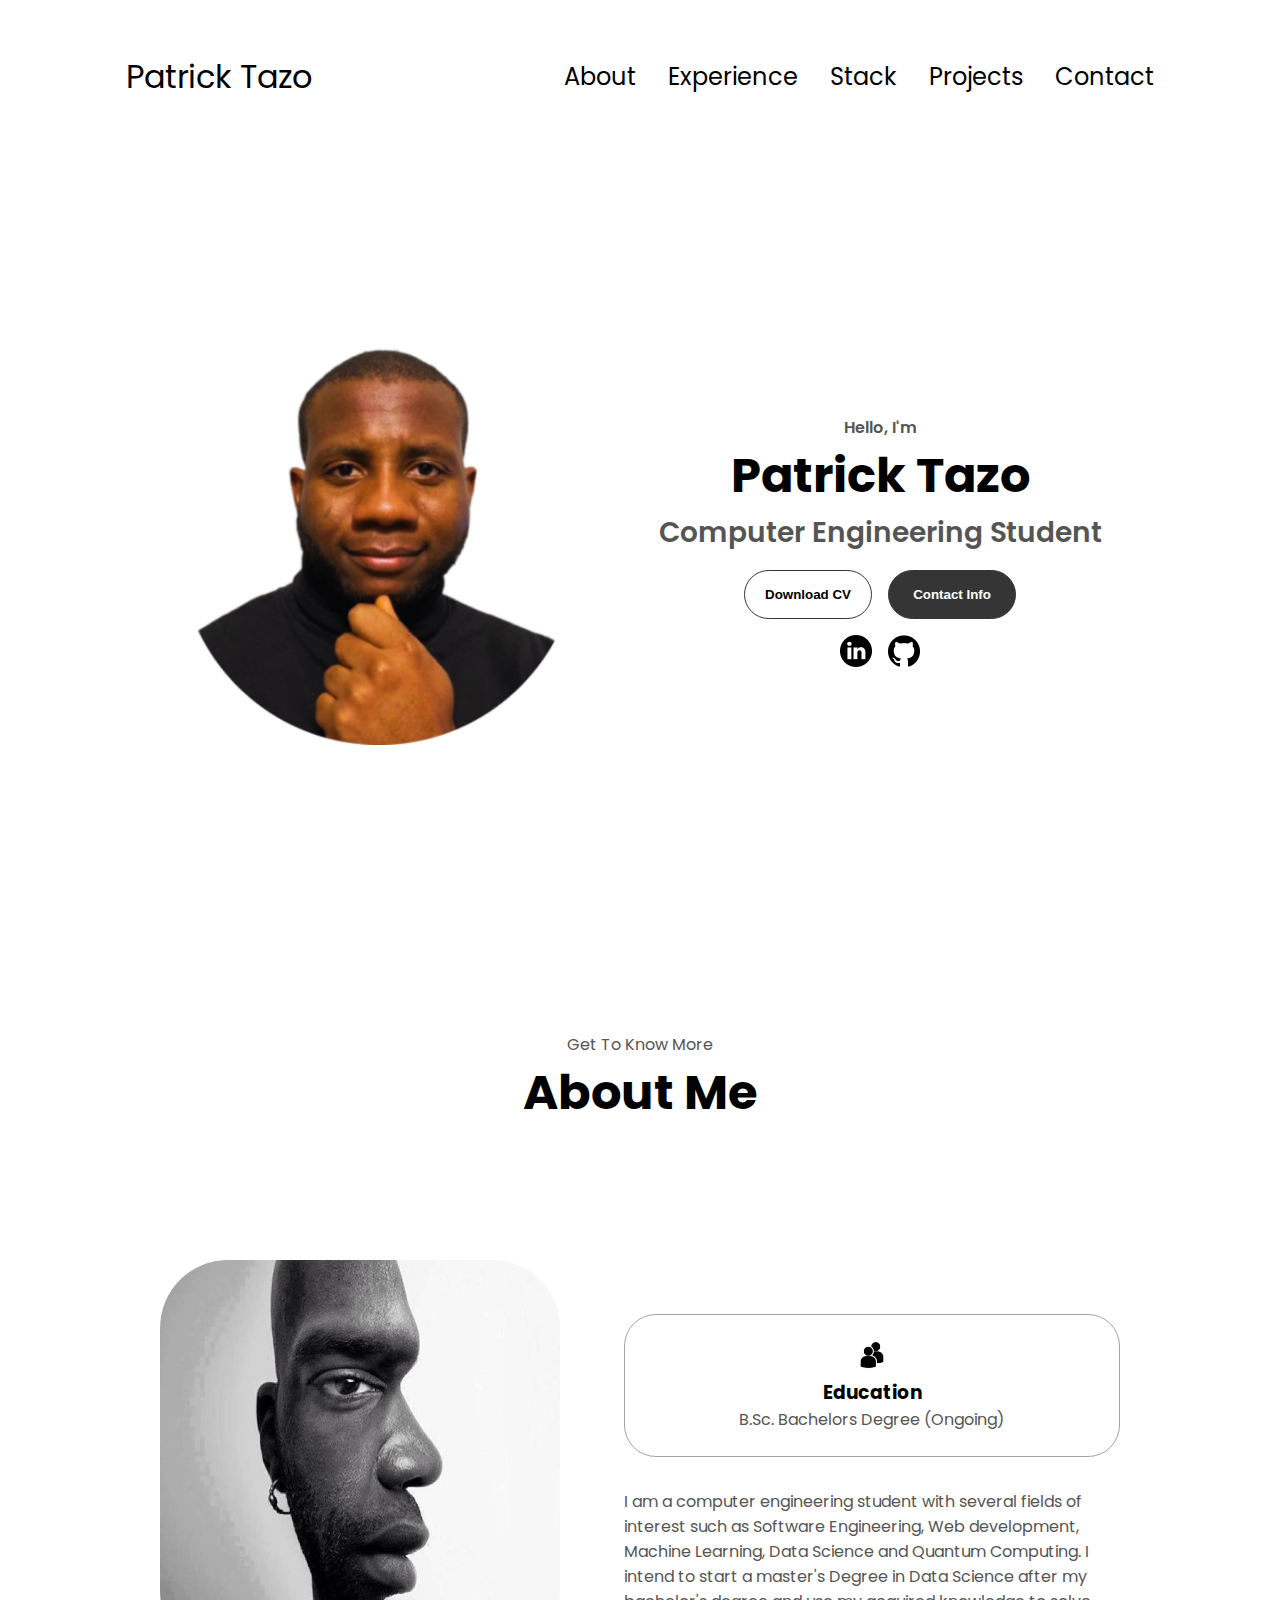
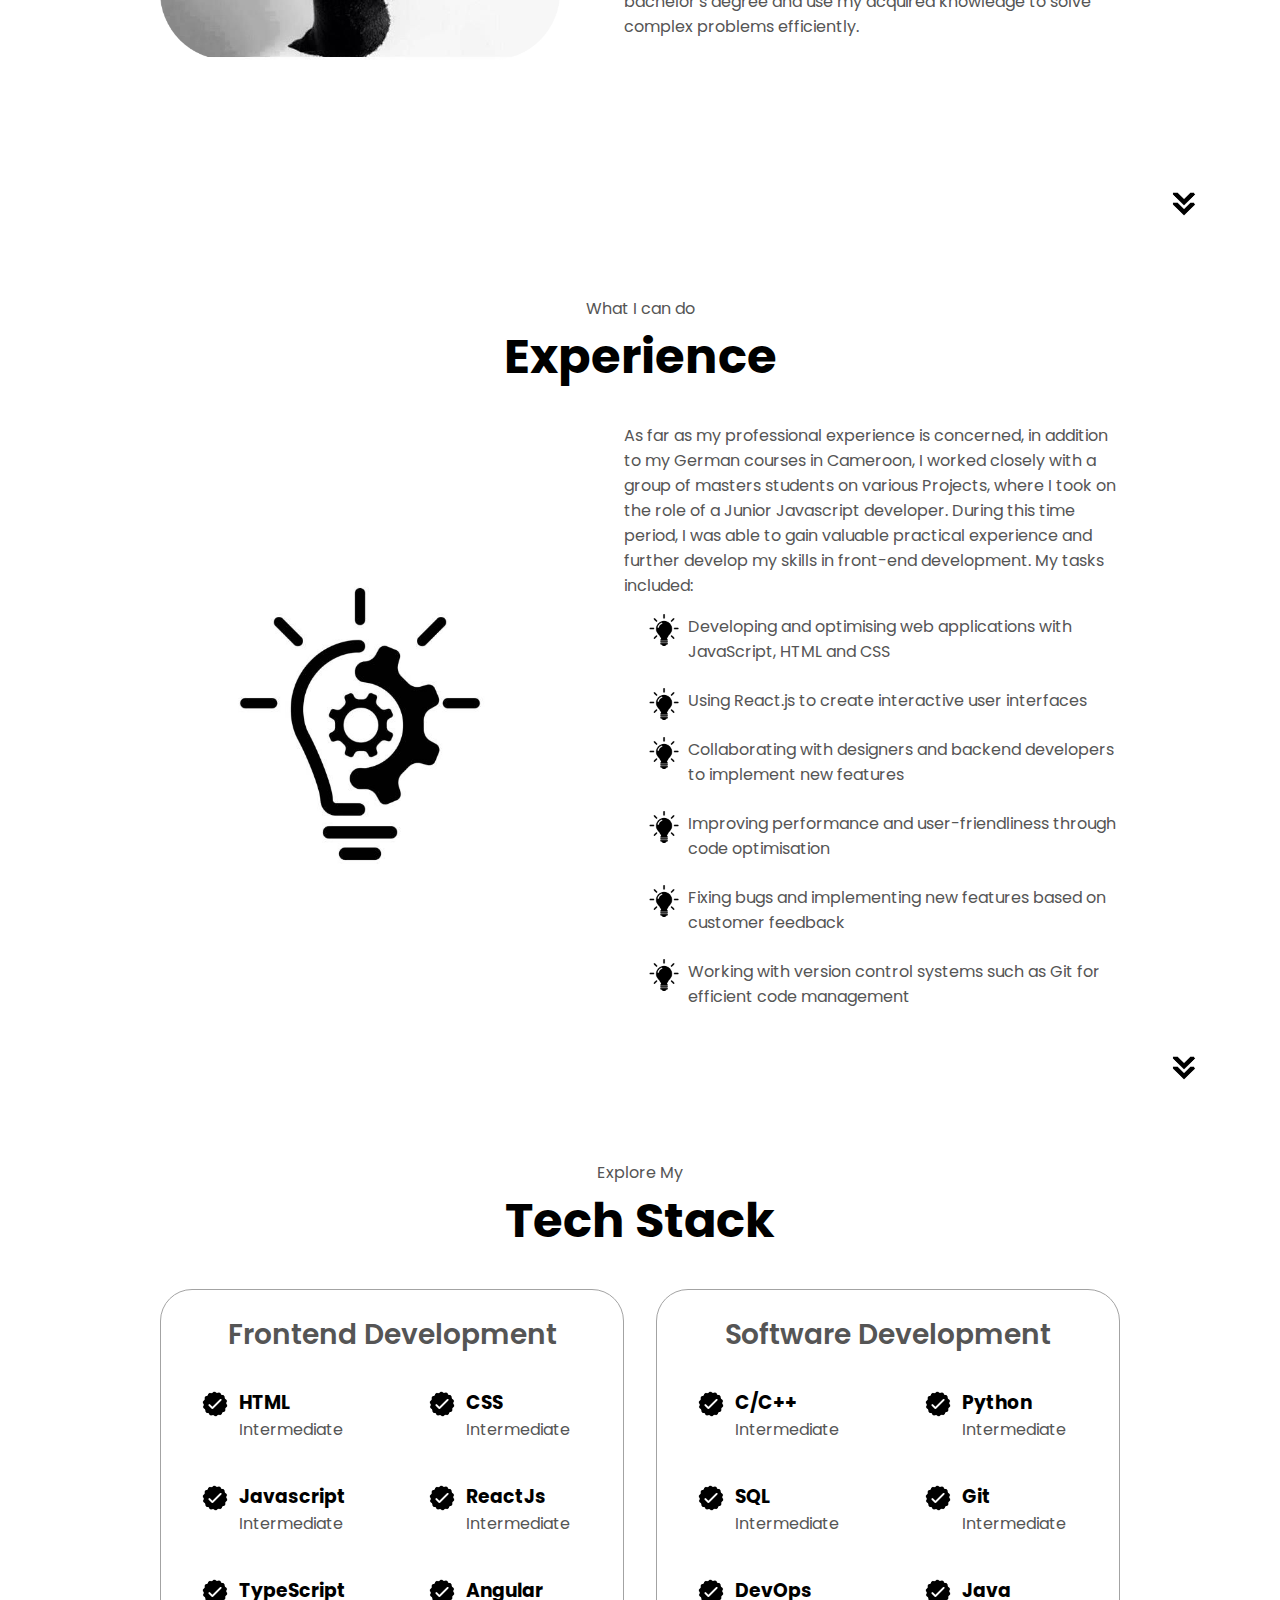
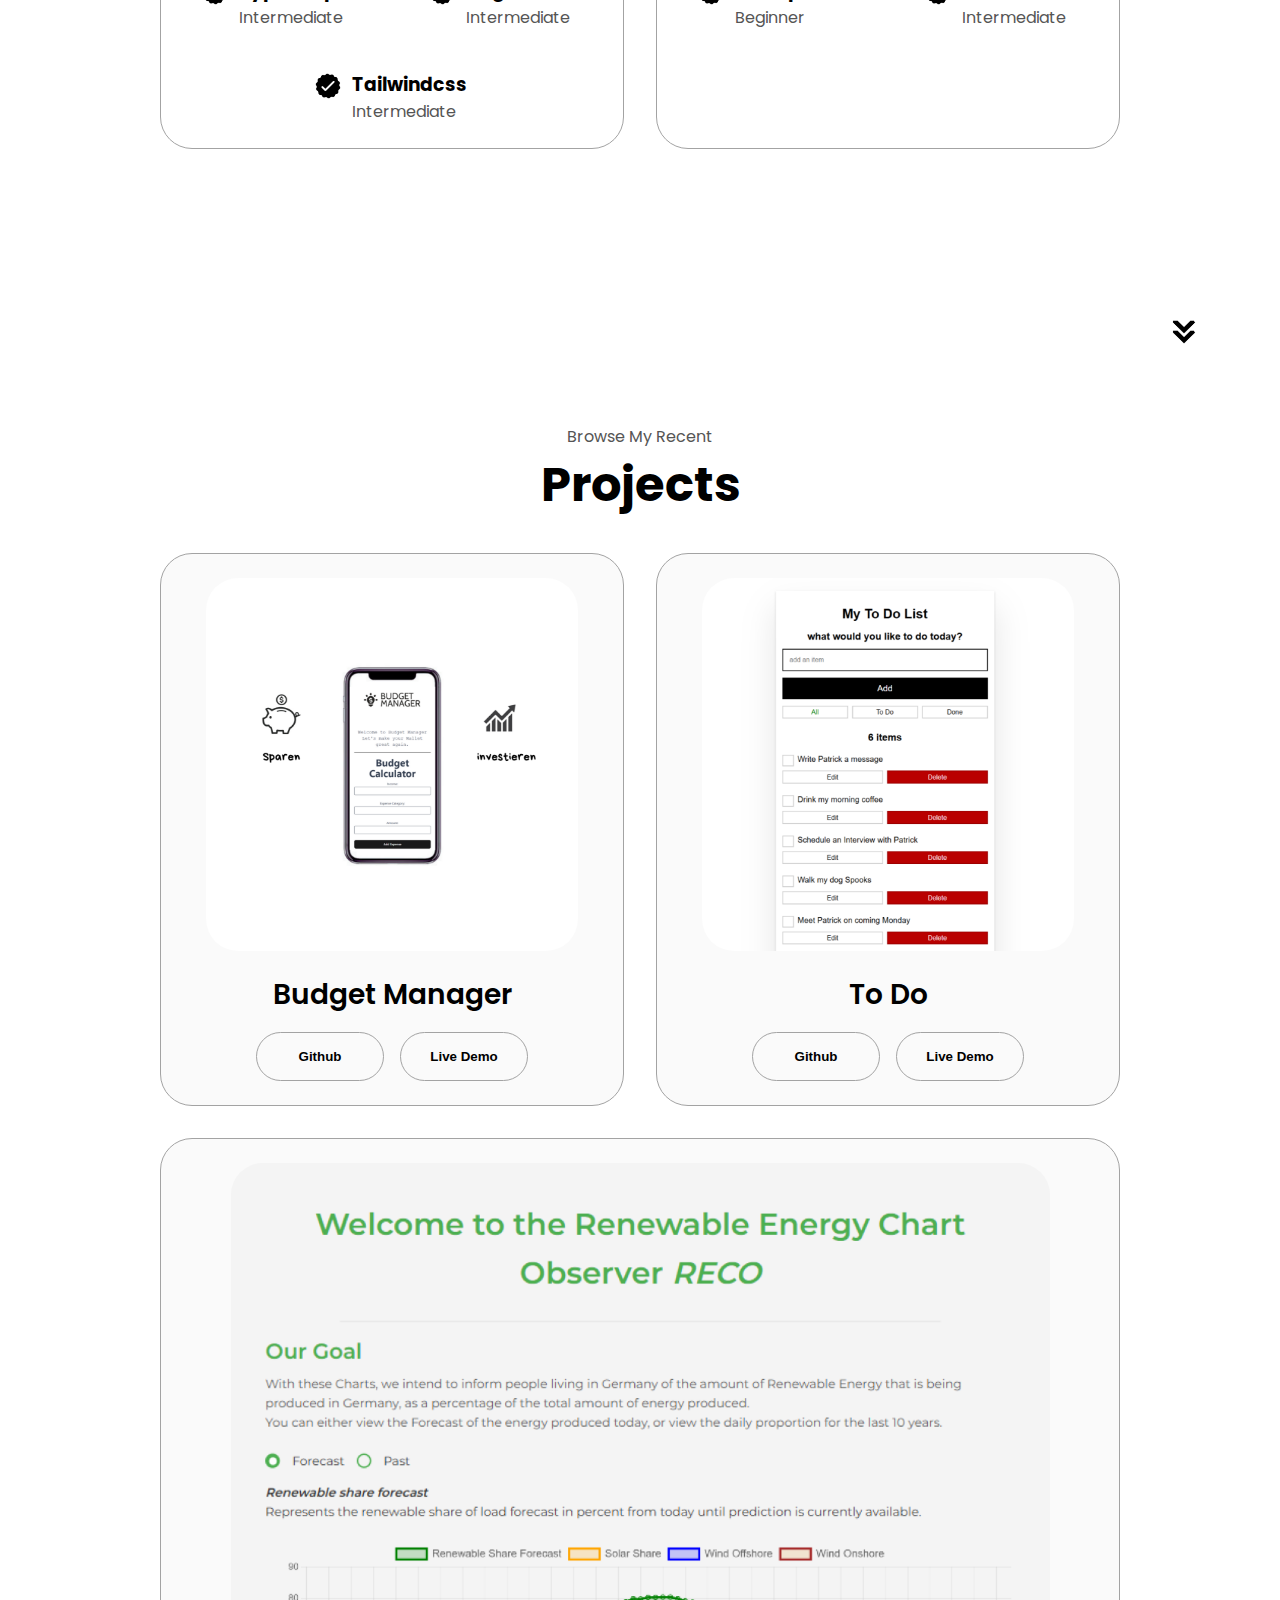
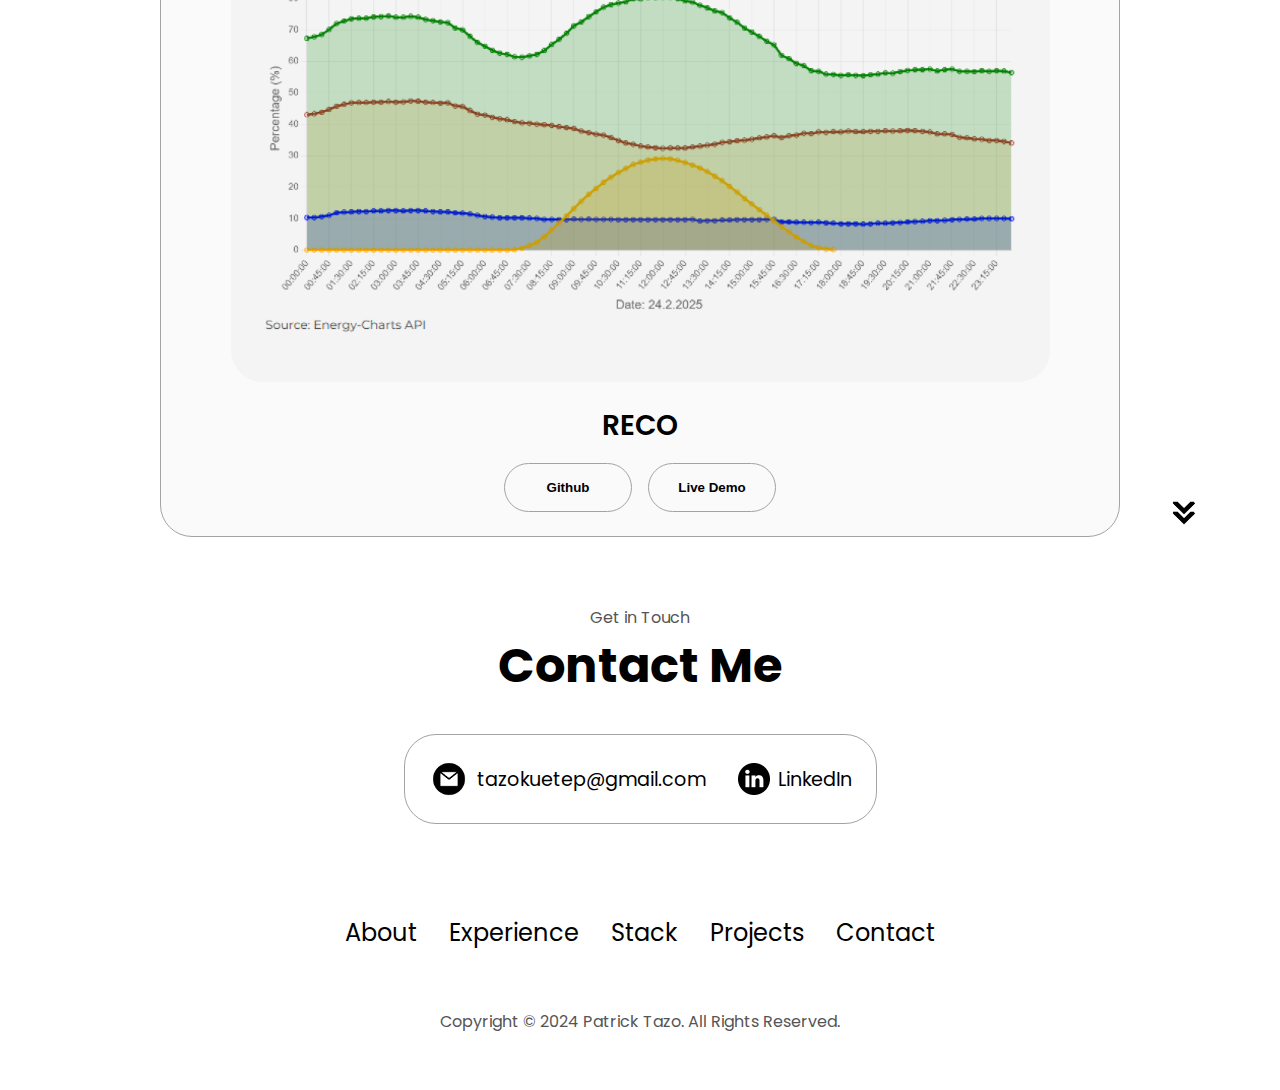
<file: index.html>
<!DOCTYPE html>

<html lang="en">

  <head>
    <meta charset="UTF-8" />
    <meta http-equiv="X-UA-Compatible" content="IE=edge" />
    <meta name="viewport" content="width=device-width, initial-scale=1.0" />
    <link rel="icon" type="image/x-icon" href="./assets/favicon.ico">
    <title>Patrick Tazo Portfolio</title>
    <link rel="stylesheet" href="./styles/style.css" />
    <link rel="stylesheet" href="./styles/mediaqueries.css" />
    <script src="./scripts/script.js"></script>
  </head>

  <body>

    <!-- NAVIGATION -->
    <nav id="desktop-nav">
      <div class="logo">Patrick Tazo</div>
      <div>
        <ul class="nav-links">
          <li><a href="#about">About</a></li>
          <li><a href="#experience">Experience</a></li>
          <li><a href="#skills">Stack</a></li>
          <li><a href="#projects">Projects</a></li>
          <li><a href="#contact">Contact</a></li>
        </ul>
      </div>
    </nav>

    <nav id="hamburger-nav">
      <div class="logo">Patrick Tazo</div>
      <div class="hamburger-menu">
        <div class="hamburger-icon" onclick="toggleMenu()">
          <span></span>
          <span></span>
          <span></span>
        </div>
        <div class="menu-links">
          <li><a href="#about" onclick="toggleMenu()">About</a></li>
          <li><a href="#experience" onclick="toggleMenu()">Skills</a></li>
          <li><a href="#projects" onclick="toggleMenu()">Projects</a></li>
          <li><a href="#contact" onclick="toggleMenu()">Contact</a></li>
        </div>
      </div>
    </nav>
<!-- NAVIGATION END -->

<!-- PROFILE -->
    <section id="profile">

      <div class="section__pic-container">
        <img src="./assets/profile-pic.png" alt="Patrick Tazo profile picture" />
      </div>

      <div class="section__text">

        <p class="section__text__p1">Hello, I'm</p>
        <h1 class="title">Patrick Tazo</h1>
        <p class="section__text__p2">Computer Engineering Student</p>

        <div class="btn-container">
          <button
            class="btn btn-color-2"
            onclick="window.open('./assets/Lebenslauf.pdf')"
          >
            Download CV
          </button>
          <button class="btn btn-color-1" onclick="location.href='./#contact'">
            Contact Info
          </button>
        </div>

        <div id="socials-container">
          <a href="https://www.linkedin.com/in/patrick-tazo-kuete-b39866255/" target="_blank">
          <img
            src="./assets/linkedin.png"
            alt="My LinkedIn profile"
            class="icon"
          />
        </a>
        <a href="https://github.com/tazokuetep24/" target="_blank">
          <img
            src="./assets/github.png"
            alt="My Github profile"
            class="icon"
          />
        </a>
        </div>

      </div>

    </section>
<!-- PROFILE END -->

<!-- ABOUT -->
    <section id="about">

      <p class="section__text__p1">Get To Know More</p>
      <h1 class="title">About Me</h1>

      <div class="section-container">
        <div class="section__pic-container">
          <img
            src="./assets/about-pic.png"
            alt="Profile picture"
            class="about-pic"
          />
        </div>
        <div class="about-details-container">
          <div class="about-containers">
            <div class="details-container">
              <img
                src="./assets/education.png"
                alt="Education icon"
                class="icon"
              />
              <h3>Education</h3>
              <p>B.Sc. Bachelors Degree (Ongoing) </p>
            </div>
          </div>
          <div class="text-container">
            <p>
              I am a computer engineering student with several fields of interest such as Software Engineering, Web development, Machine Learning, Data Science and Quantum Computing.
               I intend to start a master's Degree in Data Science after my  bachelor's degree and use my acquired knowledge to solve complex problems efficiently.  
                
            </p>
          </div>
        </div>
      </div>
      <img
        src="./assets/arrow.png"
        alt="Arrow icon"
        class="icon arrow"
        onclick="location.href='./#experience'"
      />
    </section>

    <!-- ABOUT END -->


    <!-- EXPERIENCE -->
   <section id="experience">

      <p class="section__text__p1">What I can do</p>
      <h1 class="title">Experience</h1>

      <div class="section-container">
        <div class="section__pic-container">
          <img
            src="./assets/experience.jpg"
            alt="Profile picture"
            class="about-pic"
          />
        </div>
        <div class="experience-details-container">

          <div class="text-container">
            <p>
              As far as my professional experience is concerned, in addition to my 
              German courses in Cameroon, I worked closely with a group of masters students on various Projects,
              where I took on the role of a  Junior Javascript
              developer. During this time period, I was able to gain valuable practical experience 
              and further develop my skills in front-end development. My tasks 
               included: <br>
            </p>
            <div class="article-container">
              <article>
                <img
                  src="./assets/bulb-icon.png"
                  alt="Experience icon"
                  class="icon"
                />
                  <p>Developing and optimising web applications with JavaScript, HTML and CSS</p>
              </article>
              <article>
                <img
                  src="./assets/bulb-icon.png"
                  alt="Experience icon"
                  class="icon"
                />
                  <p>Using React.js to create interactive user interfaces</p>
              </article>
              <article>
                <img
                  src="./assets/bulb-icon.png"
                  alt="Experience icon"
                  class="icon"
                />
                  <p>Collaborating with designers and backend developers to implement new features</p>
              </article>
              <article>
                <img
                  src="./assets/bulb-icon.png"
                  alt="Experience icon"
                  class="icon"
                />
                  <p>Improving performance and user-friendliness through code optimisation</p>
              </article>
              <article>
                <img
                  src="./assets/bulb-icon.png"
                  alt="Experience icon"
                  class="icon"
                />
                  <p>Fixing bugs and implementing new features based on customer feedback</p>
              </article>
              <article>
                <img
                  src="./assets/bulb-icon.png"
                  alt="Experience icon"
                  class="icon"
                />
                  <p>Working with version control systems such as Git for efficient code management</p>
              </article>
          </div>
          </div>
        </div>
      </div>
      <img
        src="./assets/arrow.png"
        alt="Arrow icon"
        class="icon arrow"
        onclick="location.href='./#skills'"
      />
    </section> 
    
    <!-- EXPERIENCE END -->

    <!-- CERTIFICATIONS 


        
        <div class="slider-container">
          
          <div class="slider" id="slider">
            
            <div class="slide"><img src="./assets/certifications/120_3_6969939_1737691447_AWS Course Completion Certificate-1.png" alt="" height="150"></div>
            <div class="slide"><img src="./assets/certifications/GITHUB-1.png" alt="" height="150"></div>
            <div class="slide"><img src="./assets/certifications/Goethe_Zertifikat_C1-1.png" alt="" height="150"></div>
      
          </div>


        </div>

      <img
        src="./assets/arrow.png"
        alt="Arrow icon"
        class="icon arrow"
        onclick="location.href='./#skills'"
      />
    </section>
     CERTIFICATIONS END -->

    <!-- SKILLS -->

    <section id="skills">

      <p class="section__text__p1">Explore My</p>
      <h1 class="title">Tech Stack</h1>

      <div class="skills-details-container">

        <div class="about-containers">

          <div class="details-container"> <!--Frontend Development-->

            <h2 class="skills-sub-title">Frontend Development</h2>
            <div class="article-container">

              <article>
                <img
                  src="./assets/checkmark.png"
                  alt="Experience icon"
                  class="icon"
                />
                <div>
                  <h3>HTML</h3>
                  <p>Intermediate</p>
                </div>
              </article>

              <article>
                <img
                  src="./assets/checkmark.png"
                  alt="Experience icon"
                  class="icon"
                />
                <div>
                  <h3>CSS</h3>
                  <p>Intermediate</p>
                </div>
              </article>

              <article>
                <img
                  src="./assets/checkmark.png"
                  alt="Experience icon"
                  class="icon"
                />
                <div>
                  <h3>Javascript</h3>
                  <p>Intermediate</p>
                </div>
              </article>

              <article>
                <img
                  src="./assets/checkmark.png"
                  alt="Experience icon"
                  class="icon"
                />
                <div>
                  <h3>ReactJs</h3>
                  <p>Intermediate</p>
                </div>
              </article>

              <article>
                <img
                  src="./assets/checkmark.png"
                  alt="Experience icon"
                  class="icon"
                />
                <div>
                  <h3>TypeScript</h3>
                  <p>Intermediate</p>
                </div>
              </article>

              <article>
                <img
                  src="./assets/checkmark.png"
                  alt="Experience icon"
                  class="icon"
                />
                <div>
                  <h3>Angular</h3>
                  <p>Intermediate</p>
                </div>
              </article>

              <article>
                <img
                  src="./assets/checkmark.png"
                  alt="Experience icon"
                  class="icon"
                />
                <div>
                  <h3>Tailwindcss</h3>
                  <p>Intermediate</p>
                </div>
              </article>

            </div>

          </div>
          
          <div class="details-container">                  <!--Software Development-->

            <h2 class="skills-sub-title">Software Development</h2>
            <div class="article-container">

              <article>
                <img
                  src="./assets/checkmark.png"
                  alt="Experience icon"
                  class="icon"
                />
                <div>
                  <h3>C/C++</h3>
                  <p>Intermediate</p>
                </div>
              </article>

              <article>
                <img
                  src="./assets/checkmark.png"
                  alt="Experience icon"
                  class="icon"
                />
                <div>
                  <h3>Python</h3>
                  <p>Intermediate</p>
                </div>
              </article>

              <article>
                <img
                  src="./assets/checkmark.png"
                  alt="Experience icon"
                  class="icon"
                />
                <div>
                  <h3>SQL</h3>
                  <p>Intermediate</p>
                </div>
              </article>

              <article>
                <img
                  src="./assets/checkmark.png"
                  alt="Experience icon"
                  class="icon"
                />
                <div>
                  <h3>Git</h3>
                  <p>Intermediate</p>
                </div>
              </article>

              <article>
                <img
                  src="./assets/checkmark.png"
                  alt="Experience icon"
                  class="icon"
                />
                <div>
                  <h3>DevOps</h3>
                  <p>Beginner</p>
                </div>
              </article>

              <article>
                <img
                  src="./assets/checkmark.png"
                  alt="Experience icon"
                  class="icon"
                />
                <div>
                  <h3>Java</h3>
                  <p>Intermediate</p>
                </div>
              </article>

            </div>

          </div>

        </div>

      </div>

      <img
        src="./assets/arrow.png"
        alt="Arrow icon"
        class="icon arrow"
        onclick="location.href='./#projects'"
      />

    </section>

    <!-- SKILLS END -->

    <!-- PROJECTS -->
    <section id="projects">

      <p class="section__text__p1">Browse My Recent</p>
      <h1 class="title">Projects</h1>

      <div class="skills-details-container">

        <div class="about-containers">

          <div class="details-container color-container">

            <div class="article-container">
              <img
                src="./assets/project-1.png"
                alt="Project 1"
                class="project-img"
              />
            </div>

            <h2 class="skills-sub-title project-title">Budget Manager</h2>
            <div class="btn-container">
              <button
                class="btn btn-color-2 project-btn"
                onclick="window.open('https://github.com/tazokuetep24/budget-manager')"
              >
                Github
              </button>
              <button
                class="btn btn-color-2 project-btn"
                onclick="window.open('https://tazokuetep24.github.io/budget-manager/')"
              >
                Live Demo
              </button>
            </div>

          </div>

          <div class="details-container color-container">

            <div class="article-container">

              <img
                src="./assets/todo.png"
                alt="Project 2"
                class="project-img"
              />
            </div>

            <h2 class="skills-sub-title project-title">To Do</h2>
            <div class="btn-container">

              <button
                class="btn btn-color-2 project-btn"
                onclick="window.open('https://github.com/tazokuetep24/todo-Angular')"
              >
                Github
              </button>
              <button
                class="btn btn-color-2 project-btn"
                onclick="window.open('https://tazokuetep24.github.io/todo-Angular/')"
              >
                Live Demo
              </button>

            </div>

          </div>

          <div class="details-container color-container">

            <div class="article-container">

              <img
                src="./assets/RECO.png"
                alt="Project 3"
                class="project-img"
              />

            </div>

            <h2 class="skills-sub-title project-title">RECO</h2>
            <div class="btn-container">

              <button
                class="btn btn-color-2 project-btn"
                onclick="window.open('https://github.com/tazokuetep24/RECO')"
              >
                Github
              </button>
              <button
                class="btn btn-color-2 project-btn"
                onclick="window.open('https://tazokuetep24.github.io/RECO/')"
              >
                Live Demo
              </button>

            </div>

          </div>

        </div>

      </div>

      <img
        src="./assets/arrow.png"
        alt="Arrow icon"
        class="icon arrow"
        onclick="location.href='./#contact'"
      />

    </section>
    <section id="contact">
      <p class="section__text__p1">Get in Touch</p>
      <h1 class="title">Contact Me</h1>
      <div class="contact-info-upper-container">
        <div class="contact-info-container">
          <img
            src="./assets/email.png"
            alt="Email icon"
            class="icon contact-icon email-icon"
          />
          <p><a href="mailto:tazokuetep@gmail.com" target="_blank">tazokuetep@gmail.com</a></p>
        </div>
        <div class="contact-info-container">
          <img
            src="./assets/linkedin.png"
            alt="LinkedIn icon"
            class="icon contact-icon"
          />
          <p><a href="https://www.linkedin.com/in/patrick-tazo-kuete-b39866255" target="_blank">LinkedIn</a></p>
        </div>
      </div>
    </section>
    <footer>
      <nav>
        <div class="nav-links-container">
          <ul class="nav-links">
            <li><a href="#about">About</a></li>
            <li><a href="#experience">Experience</a></li>
            <li><a href="#skills">Stack</a></li>
            <li><a href="#projects">Projects</a></li>
            <li><a href="#contact">Contact</a></li>
          </ul>
        </div>
      </nav> 
      <p>Copyright &#169; 2024 Patrick Tazo. All Rights Reserved.</p>
    </footer>
    
  </body>
</html>
</file>
<file: styles/style.css>
/* GENERAL */


@import url('https://fonts.googleapis.com/css2?family=Poppins:ital,wght@0,100;0,200;0,300;0,400;0,500;0,600;0,700;0,800;0,900;1,100;1,200;1,300;1,400;1,500;1,600;1,700;1,800;1,900&display=swap');

* {
  margin: 0;
  padding: 0;
}

body {
  font-family: "Poppins", sans-serif;
}

html {
  scroll-behavior: smooth;
}

p {
  color: rgb(85, 85, 85);
}

/* TRANSITION */

a,
.btn {
  transition: all 300ms ease;
}

/* DESKTOP NAV */

nav,
.nav-links {
  display: flex;
}

nav {
  justify-content: space-around;
  align-items: center;
  height: 17vh;
  display: flex;

}

.nav-links {
  gap: 2rem;
  list-style: none;
  font-size: 1.5rem;
}

a {
  color: black;
  text-decoration: none;
  text-decoration-color: white;
}

a:hover {
  color: grey;
  text-decoration: underline;
  text-underline-offset: 1rem;
  text-decoration-color: rgb(181, 181, 181);
}

.logo {
  font-size: 2rem;
}

.logo:hover {
  cursor: default;
}

/* HAMBURGER MENU */

#hamburger-nav {
  display: none;
}

.hamburger-menu {
  position: relative;
  display: inline-block;
}

.hamburger-icon {
  display: flex;
  flex-direction: column;
  justify-content: space-between;
  height: 24px;
  width: 30px;
  cursor: pointer;
}

.hamburger-icon span {
  width: 100%;
  height: 2px;
  background-color: black;
  transition: all 0.3 ease-in-out;
}

.menu-links {
  position: absolute;
  top: 100%;
  right: 0;
  background-color: white;
  width: fit-content;
  max-height: 0;
  overflow: hidden;
  transition: all 0.3 ease-in-out;
}

.menu-links a {
  display: block;
  padding: 10px;
  text-align: center;
  font-size: 1.5rem;
  color: black;
  text-decoration: none;
  transition: all 0.3 ease-in-out;
}

.menu-links li {
  list-style: none;
}

.menu-links.open {
  max-height: 300px;
}

.hamburger-icon.open span:first-child {
  transform: rotate(45deg) translate(10px, 5px);
}

.hamburger-icon.open span:nth-child(2) {
  opacity: 0;
}

.hamburger-icon.open span:last-child {
  transform: rotate(-45deg) translate(10px, -5px);
}

.hamburger-icon span:first-child {
  transform: none;
}

.hamburger-icon span:first-child {
  opacity: 1;
}

.hamburger-icon span:first-child {
  transform: none;
}

/* SECTIONS */

section {
  padding-top: 4vh;
  height: 96vh;
  margin: 0 10rem;
  box-sizing: border-box;
  min-height: fit-content;
}

.section-container {
  display: flex;
}

/* PROFILE SECTION */

#profile {
  display: flex;
  justify-content: center;
  gap: 5rem;
  height: 80vh;
}

.section__pic-container {
  display: flex;
  height: 400px;
  width: 400px;
  margin: auto 0;
}

.section__text {
  align-self: center;
  text-align: center;
}

.section__text p {
  font-weight: 600;
}

.section__text__p1 {
  text-align: center;
}

.section__text__p2 {
  font-size: 1.75rem;
  margin-bottom: 1rem;
}

.title {
  font-size: 3rem;
  text-align: center;
}

#socials-container {
  display: flex;
  justify-content: center;
  margin-top: 1rem;
  gap: 1rem;
}

/* ICONS */

.icon {
  cursor: pointer;
  height: 2rem;
}

/* BUTTONS */

.btn-container {
  display: flex;
  justify-content: center;
  gap: 1rem;
}

.btn {
  font-weight: 600;
  transition: all 300ms ease;
  padding: 1rem;
  width: 8rem;
  border-radius: 2rem;
}

.btn-color-1,
.btn-color-2 {
  border: rgb(53, 53, 53) 0.1rem solid;
}

.btn-color-1:hover,
.btn-color-2:hover {
  cursor: pointer;
}

.btn-color-1,
.btn-color-2:hover {
  background: rgb(53, 53, 53);
  color: white;
}

.btn-color-1:hover {
  background: rgb(0, 0, 0);
}

.btn-color-2 {
  background: none;
}

.btn-color-2:hover {
  border: rgb(255, 255, 255) 0.1rem solid;
}

.btn-container {
  gap: 1rem;
}

/* ABOUT SECTION */

#about {
  position: relative;
}

.about-containers {
  gap: 2rem;
  margin-bottom: 2rem;
  margin-top: 2rem;
}

.about-details-container {
  justify-content: center;
  flex-direction: column;
}

.about-containers,
.about-details-container {
  display: flex;
}

.about-pic {
  border-radius: 2rem;
}

.arrow {
  position: absolute;
  right: -5rem;
  bottom: 2.5rem;
}

.details-container {
  padding: 1.5rem;
  flex: 1;
  background: white;
  border-radius: 2rem;
  border: rgb(53, 53, 53) 0.1rem solid;
  border-color: rgb(163, 163, 163);
  text-align: center;
}

.section-container {
  gap: 4rem;
  height: 80%;
}

.section__pic-container {
  height: 400px;
  width: 400px;
  margin: auto 0;
}

/* EXPERIENCE */
#experience {
  position: relative;
}

.skills-sub-title {
  color: rgb(85, 85, 85);
  font-weight: 600;
  font-size: 1.75rem;
  margin-bottom: 2rem;
}

.experience-details-container {
  display: flex;
  justify-content: center;
  flex-direction: column;
}



 article {
  display: flex;
  gap: 0.5rem;
}
#experience .article-container{
  margin-left: 1.5rem;
  display: flex;
  gap: 0.5rem;
  flex-direction: column;
}

#experience .text-container p{
  margin-bottom: 1rem;
}

article .icon {
  cursor: default;
}

/* EXPERIENCE END */

/* skills SECTION */

#skills {
  position: relative;
}

.skills-sub-title {
  color: rgb(85, 85, 85);
  font-weight: 600;
  font-size: 1.75rem;
  margin-bottom: 2rem;
}

.skills-details-container {
  display: flex;
  justify-content: center;
  flex-direction: column;
}

#skills .article-container {
  display: flex;
  text-align: initial;
  flex-wrap: wrap;
  gap: 2.5rem;
  flex-direction: row;
  justify-content: space-around;
}

#skills article {
  display: flex;
  width: 10rem;
  /* justify-content: space-between; */
  gap: 0.5rem;
}

article .icon {
  cursor: default;
}

/* SKILLS END */

/* PROJECTS SECTION */

#projects {
  position: relative;
}

.color-container {
  border-color: rgb(163, 163, 163);
  background: rgb(250, 250, 250);
}

.project-img {
  border-radius: 2rem;
  width: 90%;
  height: 90%;
}

.project-title {
  margin: 1rem;
  color: black;
}

.project-btn {
  color: black;
  border-color: rgb(163, 163, 163);
}

/* CONTACT */

#contact {
  display: flex;
  justify-content: center;
  flex-direction: column;
  height: 70vh;
}

.contact-info-upper-container {
  display: flex;
  justify-content: center;
  border-radius: 2rem;
  border: rgb(53, 53, 53) 0.1rem solid;
  border-color: rgb(163, 163, 163);
  background: (250, 250, 250);
  margin: 2rem auto;
  padding: 0.5rem;
}

.contact-info-container {
  display: flex;
  align-items: center;
  justify-content: center;
  gap: 0.5rem;
  margin: 1rem;
}

.contact-info-container p {
  font-size: larger;
}

.contact-icon {
  cursor: default;
}

.email-icon {
  height: 2.5rem;
}

/* FOOTER SECTION */

footer {
  height: 26vh;
  margin: 0 1rem;
}

footer p {
  text-align: center;
}
</file>
<file: styles/mediaqueries.css>
@media screen and (max-width: 1400px) {
    #profile {
      height: 83vh;
      margin-bottom: 6rem;
    }
    .about-containers {
      flex-wrap: wrap;
    }
    #contact,
    #projects {
      height: fit-content;
    }
  }
  
  @media screen and (max-width: 1200px) {
    #desktop-nav {
      display: none;
    }
    #hamburger-nav {
      display: flex;
    }
    #skills,
    .skills-details-container {
      margin-top: 2rem;
    }
    #profile,
    .section-container {
      display: block;
    }
    .arrow {
      display: none;
    }
    section,
    .section-container {
      height: fit-content;
    }
    section {
      margin: 0 5%;
    }
    .section__pic-container {
      width: 275px;
      height: 275px;
      margin: 0 auto 2rem;
    }
    .about-containers {
      margin-top: 0;
    }
  }
  
  @media screen and (max-width: 600px) {
    #contact,
    footer {
      height: 40vh;
    }
    #profile {
      height: 83vh;
      margin-bottom: 0;
    }
    article {
      font-size: 1rem;
    }
    footer nav {
      height: fit-content;
      margin-bottom: 2rem;
    }
    .about-containers,
    .contact-info-upper-container,
    .btn-container {
      flex-wrap: wrap;
    }
    .contact-info-container {
      margin: 0;
    }
    .contact-info-container p,
    .nav-links li a {
      font-size: 1rem;
    }
    .experience-sub-title {
      font-size: 1.25rem;
    }
    .logo {
      font-size: 1.5rem;
    }
    .nav-links {
      flex-direction: column;
      gap: 0.5rem;
      text-align: center;
    }
    .section__pic-container {
      width: auto;
      height: 46vw;
      justify-content: center;
    }
    .section__text__p2 {
      font-size: 1.25rem;
    }
    .title {
      font-size: 2rem;
    }
    .text-container {
      text-align: justify;
    }
  }
</file>
